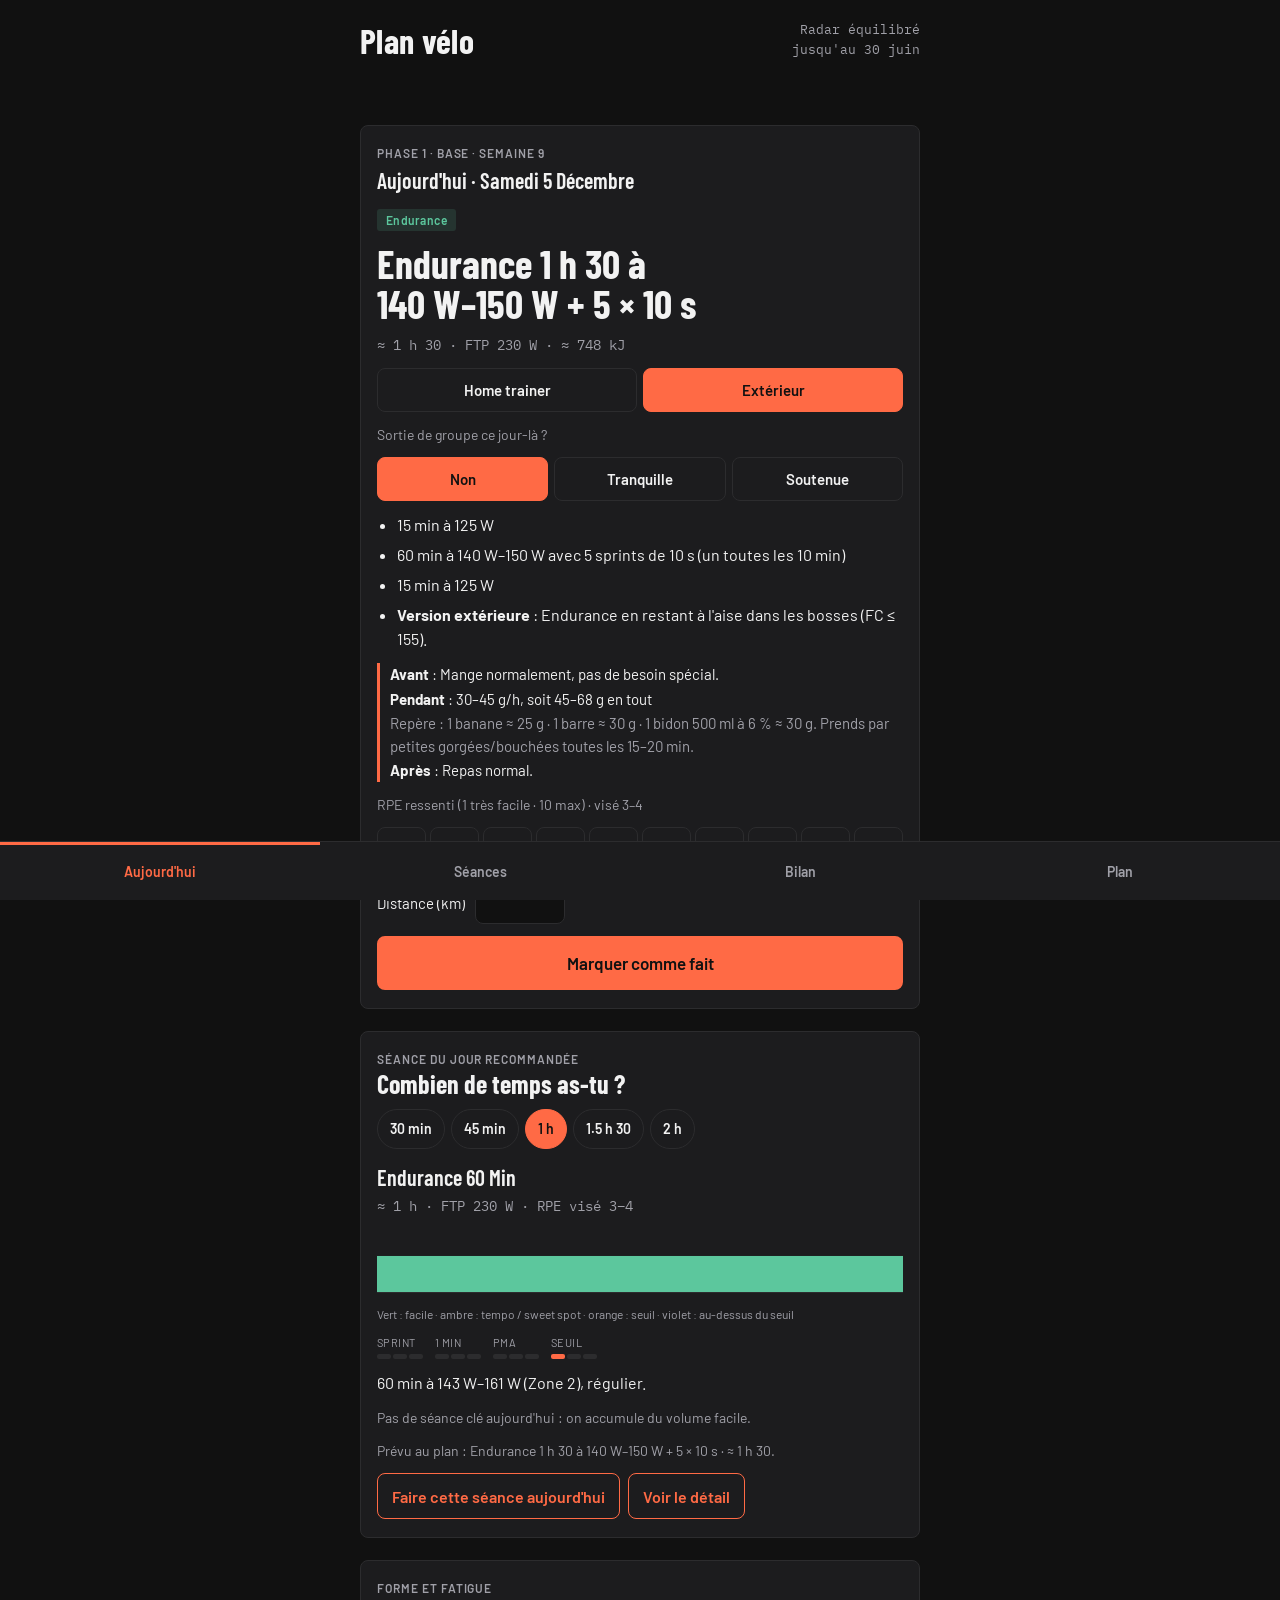
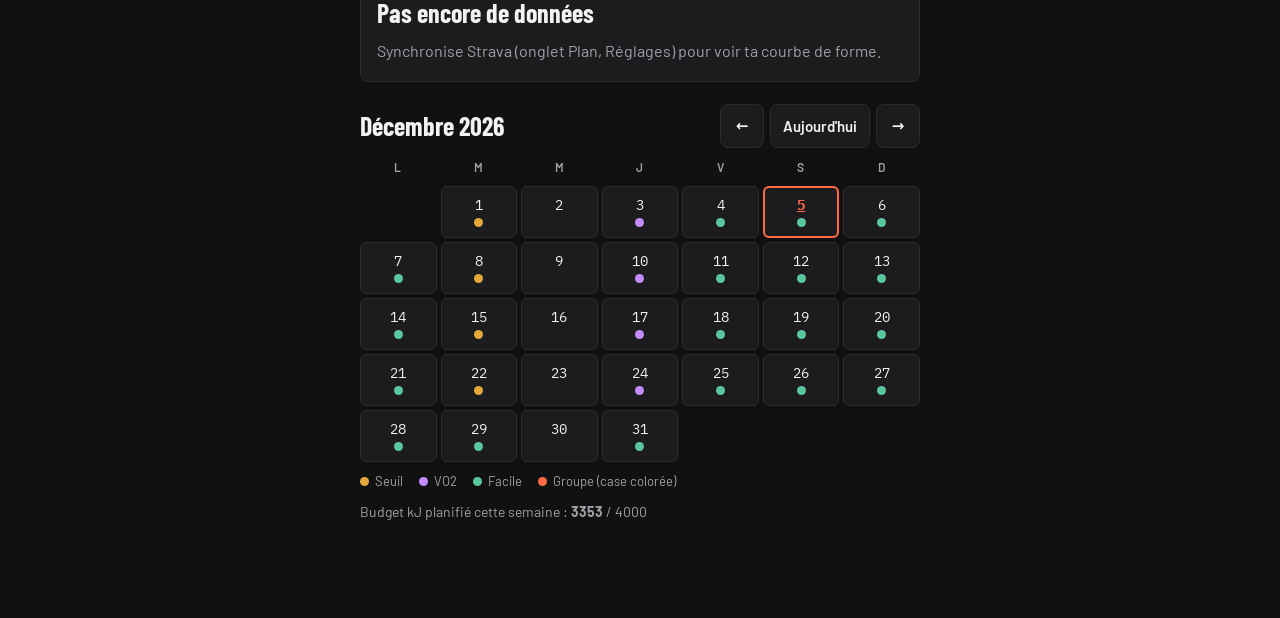
<file: index.html>
<!doctype html>
<html lang="fr">
<head>
<meta charset="utf-8">
<meta name="viewport" content="width=device-width, initial-scale=1, viewport-fit=cover">
<meta name="theme-color" content="#111111">
<meta name="apple-mobile-web-app-capable" content="yes">
<meta name="mobile-web-app-capable" content="yes">
<meta name="apple-mobile-web-app-title" content="Plan vélo">
<meta name="apple-mobile-web-app-status-bar-style" content="default">
<link rel="manifest" href="manifest.webmanifest">
<link rel="apple-touch-icon" href="icon-192.png">
<link rel="icon" type="image/png" href="icon-192.png">
<title>Plan vélo</title>
<link rel="stylesheet" href="https://fonts.googleapis.com/css2?family=Barlow:wght@400;500;600&family=Barlow+Condensed:wght@600;700&family=IBM+Plex+Mono:wght@500&display=swap">
<style>
:root { color-scheme: dark; }
*, *::before, *::after { box-sizing: border-box; }
[hidden] { display: none !important; }
/* Concept: l'écran s'ouvre sur la séance du jour en grand, un calendrier du mois en dessous. Intensité codée par trois couleurs (facile / seuil / VO2), un seul accent cobalt. */
:root {
  --bg: #111111;
  --surface: #1c1c1e;
  --fg: #f2f2f2;
  --muted: #a0a0a8;
  --line: #2c2c2e;
  --accent: #ff6a45;
  --on-accent: #111111;
  --easy: #5cc79d;
  --ss: #e3a93b;
  --vo2: #c58bff;
  --font-display: "Barlow Condensed", "Arial Narrow", system-ui, sans-serif;
  --font-body: "Barlow", system-ui, -apple-system, "Segoe UI", sans-serif;
  --font-mono: "IBM Plex Mono", ui-monospace, "SFMono-Regular", Menlo, monospace;
}
body {
  background: var(--bg);
  color: var(--fg);
  font-family: var(--font-body);
  font-size: 16px;
  line-height: 1.5;
  padding-inline: 16px;
  padding-block: 20px 56px;
}
.wrap { max-width: 560px; margin-inline: auto; display: flex; flex-direction: column; gap: 22px; }
h1, h2, h3 { font-family: var(--font-display); font-weight: 700; line-height: 1.05; text-wrap: balance; margin: 0; }
h1 { font-size: 34px; letter-spacing: 0.01em; }
h2 { font-size: 26px; }
p { margin: 0; max-width: 65ch; }
a { color: var(--accent); }
a:focus-visible, button:focus-visible, summary:focus-visible { outline: 2px solid var(--accent); outline-offset: 2px; }
.mono { font-family: var(--font-mono); font-size: 0.92em; white-space: nowrap; }
.muted { color: var(--muted); }
.eyebrow { font-size: 12px; letter-spacing: 0.08em; text-transform: uppercase; color: var(--muted); font-weight: 600; }
.top { display: flex; align-items: flex-end; justify-content: space-between; gap: 12px; }
.top .sub { font-family: var(--font-mono); font-size: 13px; color: var(--muted); text-align: right; }
.card { background: var(--surface); border: 1px solid var(--line); border-radius: 8px; padding: 18px 16px; display: flex; flex-direction: column; gap: 12px; scroll-margin-top: 12px; }
.card .when { display: flex; flex-direction: column; gap: 2px; }
.card .day { font-family: var(--font-display); font-size: 22px; font-weight: 600; text-transform: capitalize; }
.card .title { font-family: var(--font-display); font-size: 40px; font-weight: 700; line-height: 1; text-wrap: balance; }
.card .dur { font-family: var(--font-mono); font-size: 14px; color: var(--muted); }
.card ul { margin: 0; padding-left: 20px; display: flex; flex-direction: column; gap: 6px; }
.tag { display: inline-block; width: fit-content; font-size: 12px; font-weight: 600; letter-spacing: 0.04em; padding: 2px 9px; border-radius: 3px; }
.tag.easy { color: var(--easy); background: color-mix(in srgb, var(--easy) 14%, transparent); }
.tag.ss   { color: var(--ss);   background: color-mix(in srgb, var(--ss) 14%, transparent); }
.tag.vo2  { color: var(--vo2);  background: color-mix(in srgb, var(--vo2) 14%, transparent); }
.tag.off  { color: var(--muted); background: color-mix(in srgb, var(--muted) 14%, transparent); }
.donebtn { min-height: 54px; border-radius: 8px; border: 2px solid var(--accent); background: var(--accent); color: var(--on-accent); font: 600 17px var(--font-body); cursor: pointer; }
.donebtn.is-done { background: transparent; color: var(--accent); }
.week { font-size: 14px; color: var(--muted); }
details { border-top: 1px solid var(--line); padding: 10px 0 0; }
details > summary { cursor: pointer; font-weight: 600; font-size: 15px; padding: 6px 0; }
details p, details ul { margin-top: 8px; font-size: 15px; }
.cal { display: flex; flex-direction: column; gap: 10px; }
.calhead { display: flex; align-items: center; justify-content: space-between; gap: 8px; }
.calhead .month { font-family: var(--font-display); font-size: 26px; font-weight: 700; text-transform: capitalize; }
.nav { display: flex; gap: 6px; }
.nav button, .todaybtn { min-height: 44px; min-width: 44px; border-radius: 8px; border: 1px solid var(--line); background: var(--surface); color: var(--fg); font: 600 15px var(--font-body); cursor: pointer; padding-inline: 12px; }
.nav button:disabled { opacity: 0.35; cursor: default; }
.dows, .grid { display: grid; grid-template-columns: repeat(7, minmax(0, 1fr)); gap: 4px; }
.dows span { text-align: center; font-size: 12px; letter-spacing: 0.06em; text-transform: uppercase; color: var(--muted); font-weight: 600; }
.cell { min-height: 52px; border-radius: 6px; border: 1px solid var(--line); background: var(--surface); color: var(--fg); display: flex; flex-direction: column; align-items: center; justify-content: center; gap: 4px; padding: 4px 0; cursor: pointer; font-family: var(--font-body); position: relative; }
.cell .num { font-family: var(--font-mono); font-size: 14px; }
.cell .dot { width: 9px; height: 9px; border-radius: 50%; background: transparent; }
.cell .dot.easy { background: var(--easy); }
.cell .dot.ss { background: var(--ss); }
.cell .dot.vo2 { background: var(--vo2); }
.cell .chk { position: absolute; top: 2px; right: 4px; font-size: 11px; color: var(--accent); font-weight: 700; }
.cell.sel { outline: 2px solid var(--accent); outline-offset: -2px; }
.cell.today .num { color: var(--accent); font-weight: 700; text-decoration: underline; }
.cell.out { opacity: 0.3; cursor: default; }
.spacer { min-height: 52px; }
.legend { display: flex; flex-wrap: wrap; gap: 6px 16px; font-size: 13px; color: var(--muted); }
.legend span::before { content: ""; display: inline-block; width: 9px; height: 9px; border-radius: 50%; margin-right: 6px; background: var(--c); }
.more { display: flex; flex-direction: column; gap: 4px; }
.more h2 { margin-bottom: 6px; }
.scroll { overflow-x: auto; }
table { border-collapse: collapse; width: 100%; font-size: 15px; }
th, td { text-align: left; vertical-align: top; padding: 8px 10px 8px 0; border-top: 1px solid var(--line); }
th { font-size: 12px; letter-spacing: 0.08em; text-transform: uppercase; color: var(--muted); font-weight: 600; border-top: 0; border-bottom: 1px solid var(--fg); }
ul.plain { margin: 8px 0 0; padding-left: 20px; display: flex; flex-direction: column; gap: 8px; }
.plist { list-style: none; padding: 0; margin: 8px 0 0; display: flex; flex-direction: column; }
.plist li { display: flex; flex-direction: column; gap: 2px; padding: 10px 0; border-top: 1px solid var(--line); font-size: 15px; }
.plist .w { font-family: var(--font-mono); font-size: 12px; color: var(--muted); }
.plist .n { font-family: var(--font-display); font-size: 20px; font-weight: 700; }
footer { font-size: 14px; color: var(--muted); }
body {
  margin: 0;
  padding-top: max(20px, env(safe-area-inset-top));
  padding-bottom: max(56px, calc(env(safe-area-inset-bottom) + 32px));
  padding-left: max(16px, env(safe-area-inset-left));
  padding-right: max(16px, env(safe-area-inset-right));
  -webkit-text-size-adjust: 100%;
}
button { -webkit-tap-highlight-color: transparent; }
.seg{display:flex;gap:6px}
.seg button{flex:1;min-height:44px;border-radius:8px;border:1px solid var(--line);background:var(--surface);color:var(--fg);font:600 15px var(--font-body);cursor:pointer}
.seg button.on{border-color:var(--accent);background:var(--accent);color:var(--on-accent)}
.card ul ul{margin-top:4px;font-size:15px}
.carb{border-left:3px solid var(--accent);padding-left:10px;font-size:15px;display:flex;flex-direction:column;gap:2px}
.kmrow{display:flex;align-items:center;gap:10px;font-size:15px}
.kmrow input,.fld input,.fld select,textarea{font:16px var(--font-body);color:var(--fg);background:var(--bg);border:1px solid var(--line);border-radius:8px;padding:10px;min-width:0}
.kmrow input{width:90px}
.fld{display:flex;flex-direction:column;gap:4px;margin-top:10px;font-size:14px;color:var(--muted)}
textarea{width:100%;min-height:150px;resize:vertical}
.btn2{min-height:46px;border-radius:8px;border:1px solid var(--accent);background:transparent;color:var(--accent);font:600 16px var(--font-body);cursor:pointer;padding-inline:14px;margin-top:10px}
.banner{border:1px solid var(--ss);color:var(--ss);border-radius:8px;padding:10px 12px;font-size:15px}
.trend-title{font-family:var(--font-display);font-size:20px;font-weight:700;margin:16px 0 6px}.trend-note{font-size:12px;color:var(--muted);margin-bottom:6px}
.bar{height:8px;border-radius:4px;background:var(--line);overflow:hidden;margin-top:8px}.bar i{display:block;height:100%;background:var(--easy)}
.tag.grp{color:var(--accent);background:color-mix(in srgb,var(--accent) 14%,transparent)}
.cell .dot.grp{background:var(--accent)}
.cell.g-easy{background:color-mix(in srgb,var(--accent) 18%,var(--surface));border-color:var(--accent)}
.cell.g-hard{background:var(--accent);color:var(--on-accent);border-color:var(--accent)}.cell.g-hard .num,.cell.g-hard .chk{color:var(--on-accent)}.cell.g-hard .dot{background:var(--on-accent)}
.rpe{display:flex;gap:4px}.rpe button{flex:1;min-width:0;min-height:44px;border-radius:8px;border:1px solid var(--line);background:var(--surface);color:var(--fg);font:600 15px var(--font-mono);cursor:pointer;padding:0}.rpe button.on{border-color:var(--accent);background:var(--accent);color:var(--on-accent)}
.cell.adj{border:2px dashed var(--accent)}
.tag.hill{color:var(--ss);background:color-mix(in srgb,var(--ss) 14%,transparent)}
.page{display:flex;flex-direction:column;gap:22px}
[id^="wxslot"]{display:flex;flex-direction:column;gap:22px}
.tabbar{position:fixed;left:0;right:0;bottom:0;z-index:10;display:flex;background:var(--surface);border-top:1px solid var(--line);padding-bottom:env(safe-area-inset-bottom)}
.tabbar button{flex:1;min-height:58px;background:transparent;border:0;color:var(--muted);font:600 14px var(--font-body);cursor:pointer}
.tabbar button.on{color:var(--accent);box-shadow:inset 0 3px 0 var(--accent)}
body{padding-bottom:max(96px,calc(env(safe-area-inset-bottom) + 80px))}
</style>
</head>
<body>
<div class="wrap">
<div class="top">
  <h1>Plan vélo</h1>
  <span class="sub" id="sub">Radar équilibré<br>jusqu'au 30 juin</span>
</div>
<div class="page" data-page="today">
<div id="waxban"></div>
<section id="today" class="card" aria-live="polite"></section>
<div id="wxslot-daily"></div>
<section class="cal" aria-label="Calendrier">
  <div class="calhead">
    <span class="month" id="monthLabel"></span>
    <div class="nav">
      <button id="prev" aria-label="Mois précédent">←</button>
      <button id="todaybtn" class="todaybtn">Aujourd'hui</button>
      <button id="next" aria-label="Mois suivant">→</button>
    </div>
  </div>
  <div class="dows" aria-hidden="true"><span>L</span><span>M</span><span>M</span><span>J</span><span>V</span><span>S</span><span>D</span></div>
  <div class="grid" id="grid"></div>
  <div class="legend"><span style="--c: var(--ss)">Seuil</span><span style="--c: var(--vo2)">VO2</span><span style="--c: var(--easy)">Facile</span><span style="--c: var(--accent)">Groupe (case colorée)</span></div>
  <div class="muted" id="kjweek" style="font-size:14px"></div>
</section>
</div>
<div class="page" data-page="seances" hidden>
<div id="wxslot-lib"></div>
</div>
<div class="page" data-page="bilan" hidden>
<section class="card" id="adaptiveCoach" aria-live="polite" aria-label="Coach adaptatif"></section>
<section class="more">
  <details id="crd"><summary>Compte rendu de la semaine</summary><div id="cr"></div></details>
</section>
<div id="wxslot-4dp"></div>
<section class="card" id="activityPanel" aria-label="Analyse des activités">
  <div class="when"><span class="eyebrow">Données réelles</span><h2>Activités & charge</h2></div>
  <div id="activityStats" class="muted">Aucune activité importée pour le moment.</div>
  <div id="activityTable"></div>
  <button class="btn2" id="exportActivities">Exporter les activités (JSON)</button>
  <p class="muted" style="font-size:12px">Les totaux proviennent des activités Strava importées. La puissance normalisée, le TSS et les indicateurs de fatigue ne sont pas estimés lorsqu'ils ne sont pas disponibles.</p>
</section>
<details id="actualLoadDetails" class="more">
  <summary>Charge réelle · 8 semaines</summary>
  <p class="trend-note" style="margin-top:8px">Durée et kJ importés de Strava ; watts et FC moyens pondérés par le temps lorsqu’ils sont disponibles.</p>
  <div id="activityTrend"></div>
</details>
</div>
<div class="page" data-page="plan" hidden>
<section class="more">
  <h2>Plan et réglages</h2>
  <details><summary>Réglages (FTP, PMA, ajustements de Claude)</summary><div id="set"></div></details>
  <details><summary>Chaîne : rappel de cire</summary><div id="wax"></div></details>
  <details>
    <summary>Les cinq phases</summary>
    <ol class="plist">
      <li><span class="w">5 oct. → 15 nov.</span><span class="n">1 · Seuil + PMA</span><span>Seuil en blocs de 5 à 8 min le mardi, PMA (3 à 4 min) le jeudi, un peu de sprint le vendredi, pour équilibrer le radar. Semaine allégée avant le stage.</span></li>
      <li><span class="w">16 nov. → 3 janv.</span><span class="n">2 · Stage, minimum vital</span><span>Deux séances clés courtes, ou une seule si le stage est chargé. Semaines de Noël libres.</span></li>
      <li><span class="w">4 janv. → 28 févr.</span><span class="n">3 · Construction</span><span>Seuil le mardi (progression du palier selon ton RPE), VO2 le jeudi.</span></li>
      <li><span class="w">1 mars → 25 avr.</span><span class="n">4 · Spécifique</span><span>Blocs proches du seuil, durée évolutive selon tes retours, côtes de 6 à 8 min le samedi.</span></li>
      <li><span class="w">26 avr. → 20 juin</span><span class="n">5 · Objectif</span><span>Blocs à ton FTP du moment, puis affûtage la dernière semaine.</span></li>
    </ol>
  </details>
  <details>
    <summary>Règles du plan</summary>
    <p style="margin-top:8px"><b>Sorties de groupe</b></p>
    <ul class="plain">
      <li>Elle remplace la sortie du vendredi, du samedi ou du dimanche, selon le jour où elle tombe.</li>
      <li>Si tu es resté à l'aise, elle compte comme une sortie facile.</li>
      <li>Si ça a roulé fort et que tu as dû forcer, elle compte comme une séance clé. La séance clé des 48 h suivantes devient alors une sortie facile de 45 min.</li>
      <li>Si elle tombe un mardi ou un jeudi, tu fais le groupe et tu sautes la séance, sans la rattraper.</li>
    </ul>
    <p style="margin-top:12px"><b>Pour ne pas te dégoûter</b></p>
    <ul class="plain">
      <li>Séances et charge évolutives : on n'augmente que quand c'est sûr, et on en discute ensemble.</li>
      <li>Une sortie libre par semaine, sans objectif de watts.</li>
      <li>Mardi et jeudi s'échangent. Une séance ratée ne se rattrape pas.</li>
      <li>Deux séances ratées de suite : la semaine suivante est allégée.</li>
      <li>Une semaine allégée toutes les 4 semaines.</li>
      <li>Pas de test de FTP.</li>
    </ul>
  </details>
</section>
</div>
</div>
<nav class="tabbar" aria-label="Menu">
  <button data-tab="today" class="on">Aujourd'hui</button>
  <button data-tab="seances">Séances</button>
  <button data-tab="bilan">Bilan</button>
  <button data-tab="plan">Plan</button>
</nav>
<script>
"use strict";
const $=s=>document.querySelector(s);
const esc=s=>String(s==null?"":s).replace(/[&<>"']/g,c=>({"&":"&amp;","<":"&lt;",">":"&gt;",'"':"&quot;","'":"&#39;"}[c]));
const mk=(y,m,d)=>new Date(y,m,d);
const iso=d=>d.getFullYear()+"-"+String(d.getMonth()+1).padStart(2,"0")+"-"+String(d.getDate()).padStart(2,"0");
const parse=s=>{const a=s.split("-").map(Number);return mk(a[0],a[1]-1,a[2])};
const addD=(d,n)=>mk(d.getFullYear(),d.getMonth(),d.getDate()+n);
const START=mk(2026,9,5),END=mk(2027,5,30);
const JF=["dimanche","lundi","mardi","mercredi","jeudi","vendredi","samedi"];
const MF=["janvier","février","mars","avril","mai","juin","juillet","août","septembre","octobre","novembre","décembre"];
const DK=["lun","mar","mer","jeu","ven","sam","dim"],DL=["Lundi","Mardi","Mercredi","Jeudi","Vendredi","Samedi","Dimanche"];
const weekIdx=d=>Math.floor(Math.round((mk(d.getFullYear(),d.getMonth(),d.getDate())-START)/864e5)/7);
const monday=d=>addD(d,-((d.getDay()+6)%7));
function phaseOf(w){if(w<=5)return{p:1,i:w,n:"Phase 1 · Base"};if(w<=10)return{p:2,i:w-6,n:"Phase 2 · Stage"};if(w<=12)return{p:"F",i:w-11,n:"Fêtes"};if(w<=20)return{p:3,i:w-13,n:"Phase 3 · Seuil"};if(w<=28)return{p:4,i:w-21,n:"Phase 4 · Spécifique"};return{p:5,i:w-29,n:"Phase 5 · Affûtage"}}
const S={ftpHT:220,ftpExt:230,pma:240,waxType:"immersion",waxKm:300,kjBudget:4000,seuilStage:0,seuilStageFrom:"2026-11-30",wax:null,days:{},over:{},reports:{},db:null,tab:"seance",sel:iso(new Date()),mode:null,month:null};
// ---- reprise après maladie : semaine du 16 nov allégée, aucune séance à fond (ajustement par défaut, ne clobber pas si déjà modifié localement)
const SICK_OVER={
 "2026-11-17":{spec:{kind:"ss",title:"Seuil léger (reprise)",main:["3 × 5 min à {85%} — récup 3 min à {55%}"],warm:"th",dur:30,hard:true,note:"Reprise après maladie : réduit en volume et en intensité, pas à fond."}},
 "2026-11-19":{spec:{kind:"vo2",title:"VO2 léger (reprise)",main:["3 × 2 min à {120%} — récup 3 min à {55%}"],warm:"vo2",dur:40,hard:true,note:"Reprise après maladie : volume réduit."}},
 "2026-11-20":{spec:{kind:"easy",title:"Facile 30 min",main:["30 min à {50%}–{60%}, jambes souples."],warm:"easy",dur:30,hard:false,note:"Reprise après maladie."}},
 "2026-11-21":{spec:{kind:"endu",title:"Sortie tranquille",main:["75 min à {60%}–{68%}, sans forcer."],warm:"easy",dur:75,hard:false,note:"Reprise après maladie : si la forme n'est pas là, écourte."}},
 "2026-11-22":{spec:{kind:"endu",title:"Endurance réduite",main:["90 min à {62%}–{68%} (Zone 2), régulier."],warm:"easy",dur:90,hard:false,note:"Reprise après maladie."}}
};
// ---- db
const q={};
function put(path,data){if(!S.db)return Promise.resolve();
 q[path]=(q[path]||Promise.resolve()).then(async()=>{const r=S.db.doc(path);const s=await r.get();if(s.exists)await r.update(data);else await r.set(data)}).catch(e=>{console.warn("db",e);flash("Sauvegarde impossible")});return q[path]}
function flash(t){const b=$("#nodb");b.textContent=t;b.classList.remove("hide");setTimeout(()=>{if(S.db)b.classList.add("hide")},3000)}
function merge(o,p){return Object.assign(o,p)}
// ---- tokens
const W=(f,p)=>Math.round(f*p/100),W5=(f,p)=>Math.round(f*p/500)*5;
function ex(s,f){return esc(s).replace(/\{~(\d+)%\}/g,(m,p)=>W5(f,+p)+" W").replace(/\{(\d+)%\}/g,(m,p)=>W(f,+p)+" W").replace(/\{P(\d+)%\}/g,(m,p)=>W5(S.pma*f/S.ftpExt,+p)+" W")}
// ---- estimation kJ planifiés (puissance moyenne des cibles du bloc principal x durée totale de la séance ; approximatif, ignore l'échauffement/retour au calme réels)
function pctAvg(main){const nums=[];(main||[]).forEach(m=>{const re=/\{~?P?(\d+)%\}/g;let mm;while((mm=re.exec(m[1])))nums.push(+mm[1])});return nums.length?nums.reduce((a,b)=>a+b,0)/nums.length:0}
function estKJ(p,ftp){if(!p||!p.dur||p.kind==="rest"||p.kind==="free")return 0;const pct=pctAvg(p.main);if(!pct)return 0;const w=ftp*pct/100;return Math.round(w*p.dur*60/1000)}
function weekKJ(d,ftp){const mon=monday(d);let t=0;for(let i=0;i<7;i++){const dt=addD(mon,i);if(dt<START||dt>END)continue;t+=estKJ(plan(dt),ftp)}return t}
// ---- warm / cool
const WARM={
 vo2:{min:16,steps:[["0:00","5 min facile à {~50%} → {~59%}"],["5:00","5 min progressif {~64%} → {~77%}"],["10:00","3 × 20 s accélérations à {~114%}, {~127%}, {~141%} (une par cycle), récup 1 min 40 à {~55%}"]],note:"Sors du mode ERG pour les accélérations (ou lance-les à la main).",cool:[10,"10 min à {~50%}–{~55%}, souple"]},
 th:{min:10,steps:[["0:00","3 min à {~55%}"],["3:00","4 min à {~68%}"],["7:00","3 min à {~77%}"]],cool:[5,"5 min à {~50%}–{~55%}"]},
 easy:{min:0,steps:[["0:00","Démarre souple : 10 premières min ≤ {~55%}"]],cool:[0,""]},
 none:{min:0,steps:[],cool:[0,""]}};
// ---- main builders
const sb=(n,m,p,r)=>[n*m+(n-1)*r,`${n} × ${m} min à {${p}%} — récup ${r} min à {55%}`];
const v2=(n,m,p)=>sb(n,m,p,m<=2?3:m<=3?3:4);
const v1=(n,p)=>[n*1+(n-1)*2,`${n} × 1 min à {${p}%} — récup 2 min à {55%}`];
const pm=(n,m,p,r)=>[n*m+(n-1)*r,`${n} × ${m} min à {P${p}%} — récup ${r} min à {55%}`];
const r3=(s,r)=>[Math.round(s*r*.75+(s-1)*5),`${s} × (${r} × 30 s à {125%} / 15 s à {50%}) — 5 min à {55%} entre séries`];
const blk=(a,p,r)=>[a.reduce((x,y)=>x+y,0)+(a.length-1)*r,`${a.join(" + ")} min à {${p}%} — récup ${r} min à {55%} entre blocs`];
const SO={
 ss:"Route plate ou longue montée douce (3–5 %). Vise la moyenne du bloc à ±5 % (±10 W), pas la valeur instantanée. Descente/plat = récup.",
 vo2:"Montée de 3–5 % de 2–4 min ou ligne droite vent de face. Récup en roue libre ou très facile en descente/demi-tour.",
 r3:"Faux plat montant 2–4 %, sans virage. Regarde la puissance moyenne de la série : ça compte plus que chaque pic."};
const T={sem:"Semaine de stage : séance en home trainer après 17h30. Si une seule séance clé est possible, garde celle-ci."};
function mkKey(kind,title,main,warm,note,so){const dur=Math.round((WARM[warm].min+main.reduce((a,m)=>a+m[0],0)+WARM[warm].cool[0])/5)*5;return{kind,title,main,warm,dur,note:note||"",so:so||"",hard:true,mode:"ht"}}
function key(w,dow){const{p,i}=phaseOf(w);const tue=dow===2;let light=false;
 if(p===1){light=i===5;
  if(tue){const t=[sb(4,8,90,3),sb(4,8,90,3),sb(4,8,95,3),sb(5,6,97,3),sb(6,5,100,3),sb(3,8,90,3)][i];return mkKey("ss",i<2?"Sweet spot":"Seuil",[t],"th",light?"Semaine allégée avant le stage.":"",SO.ss)}
  const th=[v2(6,2,110),v2(8,2,110),pm(5,3,95,3),pm(4,4,95,4),[34,"3 × (8 × 30 s à {P100%} / 30 s à {50%}) — 5 min à {55%} entre séries"],pm(4,3,92,3)][i];
  const tt=["VO2 · 2 min","VO2 · 2 min","PMA · 3 min","PMA · 4 min","PMA · 30/30","PMA · 3 min"][i];
  return mkKey("vo2",tt,[th],"vo2",i===5?"Semaine allégée avant le stage.":"",i===4?SO.r3:SO.vo2)}
 if(p===2){return tue?mkKey("ss","Seuil",[[sb(3,8,95,3),sb(5,5,100,3),sb(4,6,100,3),sb(3,8,98,3),sb(4,8,95,3)][i]],"th",T.sem,SO.ss):mkKey("vo2","PMA",[[pm(4,3,95,3),pm(5,3,95,3),pm(3,3,95,3),pm(4,4,93,4),pm(5,3,97,3)][i]],"vo2",T.sem,SO.vo2)}
 if(p===3){light=i===3||i===7;
  if(tue){const t=light?sb(3,8,90,3):sb(2,15,97,4);return mkKey("ss",light?"Sweet spot":"Seuil",[t],"th",light?"Semaine allégée.":"",SO.ss)}
  const l=[[pm(5,3,97,3),"PMA · 3 min"],[[34,"3 × (8 × 30 s à {P100%} / 30 s à {50%}) — 5 min à {55%} entre séries"],"PMA · 30/30"],[pm(4,4,97,4),"PMA · 4 min"],[v1(5,120),"VO2 court"],[pm(6,3,97,3),"PMA · 3 min"],[[34,"3 × (8 × 30 s à {P102%} / 30 s à {50%}) — 5 min à {55%} entre séries"],"PMA · 30/30"],[pm(5,4,97,4),"PMA · 4 min"],[v1(5,120),"VO2 court"]][i];
  return mkKey(l[1].includes("30/30")?"vo2":"vo2",l[1],[l[0]],"vo2","",l[1].includes("30/30")?SO.r3:SO.vo2)}
 if(p===4){light=i===3||i===7;
  if(tue){const t=[sb(4,8,100,3),sb(5,6,102,3),sb(5,8,100,3),sb(3,8,90,3),sb(5,8,100,3),sb(6,6,102,3),sb(4,8,102,3),sb(3,8,90,3)][i];return mkKey("ss",i===3||i===7?"Sweet spot":"Seuil",[t],"th",light?"Semaine allégée.":"",SO.ss)}
  const t=[pm(4,4,97,4),pm(5,4,95,4),pm(5,4,97,4),v1(5,120),pm(5,4,98,4),pm(6,4,95,4),pm(5,4,100,4),v1(5,120)][i];return mkKey("vo2",i===3||i===7?"VO2 court":"PMA · 4 min",[t],"vo2","",SO.vo2)}
 if(p===5){light=i===3||i===7;
  if(tue){const t=i===3?sb(3,8,90,3):i===7?sb(3,6,98,3):sb(4,8,102,3);return mkKey("ss",i===7?"Seuil · affûtage":"Seuil",[t],"th",i===7?"Dernier effort de qualité avant l'objectif : reste frais.":"",SO.ss)}
  const t=[pm(4,4,98,4),pm(4,4,98,4),pm(5,4,98,4),v1(5,120),pm(5,4,100,4),pm(5,4,100,4),pm(4,4,98,4),pm(3,3,95,3)][i];
  return mkKey("vo2",i===3?"VO2 court":"PMA",[t],"vo2","",SO.vo2)}
}
function easyD(title,dur,txt,kind,hard,note,so,ht){return{kind:kind||"easy",title,dur,main:[[dur,txt]],warm:"easy",note:note||"",so:so||"",hard:!!hard,mode:"ext",ht:ht||null}}
function base(d){const w=weekIdx(d),dow=d.getDay();
 if(d<START||d>END)return{kind:"free",title:"Hors plan",dur:0,main:[],warm:"none",note:"",so:"",hard:false,mode:"ext"};
 const{p,i}=phaseOf(w);
 if(p==="F"&&dow!==1&&dow!==3&&dow!==5)return{kind:"free",title:"Fêtes · sortie plaisir",dur:90,main:[[90,"Sortie libre à l'envie, ≤ {75%}. Si tu as envie d'une séance : 4 × 8 min à {90%}, récup 3 min."]],warm:"easy",note:"2 semaines pour souffler. Ne cherche pas la perf.",so:"",hard:false,mode:"ext"};
 if(dow===1)return easyD("Sortie tranquille 45 min",45,"45 min à {50%}–{60%} FTP (RPE 1–2), jambes souples, cadence libre.","easy",false,"Sortie tranquille : aucune obligation, écourte ou repose-toi si tu es fatigué.","Rien de spécial : roule tranquille, relief faible.");
 if(dow===3)return{kind:"rest",title:"Pas de vélo",dur:0,main:[],warm:"none",note:"Jour de récupération complet.",so:"",hard:false,mode:"ext"};
 if(dow===2||dow===4){const k=key(w,dow);return k}
 if(dow===5)return easyD("Sortie tranquille 45 min",45,"45 min à {50%}–{60%} FTP (RPE 1–2), jambes souples, cadence libre.","easy",false,"Sortie tranquille : aucune obligation, écourte ou repose-toi si tu es fatigué.","Rien de spécial : roule tranquille, relief faible.");
 const light=(p===3||p===4||p===5)&&(i===3||i===7);
 if(dow===6){let dur,txt,hard=false,ht;
  if(p===1||p===2){dur=105;txt="Sortie vallonnée. Dans les côtes ≤ {90%}, plat et descente tranquilles à {62%}–{70%}.";ht={dur:75,m:[[75,"5 × 6 min à {93%}, récup 3 min à {55%}"]]}}
  else if(light){dur=90;txt="Sortie tranquille, relief libre, ≤ {80%}.";}
  else if(p===3){dur=120;hard=i%2===1;txt=hard?"Sortie vallonnée, côtes libres. Une côte à fond de 5–8 min (effort maximal tenable).":"Sortie vallonnée, côtes libres au feeling, ≤ {95%}.";ht={dur:75,m:[[75,"5 × 6 min à {92%}, récup 3 min à {55%}"]]}}
  else if(p===4){dur=135;hard=true;txt="Sortie vallonnée : 3 côtes de 6–8 min à {92%}, le reste tranquille.";ht={dur:80,m:[[80,"3 × 8 min à {92%}, récup 4 min à {55%}"]]}}
  else{dur=i===7?90:135;hard=i!==7;txt=i===7?"Optionnel : 2 × 6 min à {105%} sur une belle côte, sinon tranquille.":(i%2===1?"Sortie vallonnée avec 3 côtes de 6–8 min à {100%}, récup en descente.":"Sortie vallonnée, côtes libres au feeling, ≤ {95%}.");ht={dur:80,m:[[80,"3 × 8 min à {100%}, récup 4 min à {55%}"]]}}
  return easyD("Sortie vallonnée",dur,txt,hard?"hill":"endu",hard,"",
   "Profite de ton terrain en Suisse Normande : relief libre, regarde la puissance moyenne dans les côtes plutôt que les pics.",ht)}
 if(dow===0){const dur=(p===1||p===2)?120:light?90:150;
  return easyD("Endurance",dur,`${dur>=120?Math.floor(dur/60)+" h"+(dur%60?" "+dur%60:""):dur+" min"} à {62%}–{70%} (Zone 2), régulier. FC 130–150 indicative : pilote aux watts.`,"endu",false,"Si tu es sous 135 W en trainer, remonte un peu : vise 135–155 W.","Reste en zone 2 même dans les petites bosses ; relance en douceur.",{dur:Math.min(dur,90),m:[[Math.min(dur,90),"90 min découpées en blocs de 10 min pour ne pas t'ennuyer.\nDans chaque bloc : Zone 2 à {62%}–{70%}, et à la 8e minute un petit sursaut de 20 s à {~115%}, puis retour tout de suite en Zone 2. Toutes les 30 min : 2 min de cadence haute (100–110 rpm) toujours en Zone 2. Pas besoin de dépasser 90 min."]]})}
 return null}
function plan0(d){const k=iso(d),b=base(d),o=S.over[k];
 if(o&&o.spec){const sp=o.spec;const kind=sp.kind||"custom";const warm=WARM[sp.warm]?sp.warm:(kind==="vo2"||kind==="short"?"vo2":(kind==="ss"||kind==="ou")?"th":"none");
  const main=(sp.main||[]).map(s=>[0,String(s)]);
  return{kind:["ss","vo2","short","ou","easy","rest","free","endu","hill"].includes(kind)?kind:"free",title:sp.title||b.title,dur:+sp.dur||0,main,warm,note:sp.note||"",so:sp.so||b.so||"",hard:!!sp.hard,mode:b.mode,over:o.reason||"Modifié par Claude",ovr:true}}
 return b}
S.grp=(function(){try{return JSON.parse(localStorage.getItem("plan4wkg-grp"))||{}}catch(e){return {}}})();
function plan(d){const k=iso(d),g=S.grp[k];
 if(d<START||d>END)return plan0(d);
 const b=base(d),keyDay=["ss","vo2","short","ou"].includes(b.kind);
 if(g){const hard=g==="hard";const m=[[0,hard?"Compte comme une séance clé.":"Compte comme une sortie facile."]];
  if(hard)m.push([0,"La prochaine séance clé dans les 48 h devient une sortie facile de 45 min."]);
  if(keyDay)m.push([0,"Séance du jour sautée, sans rattrapage."]);
  return{kind:"group",title:hard?"Sortie de groupe soutenue":"Sortie de groupe tranquille",dur:120,main:m,warm:"none",note:"",so:"",hard:hard,mode:"ext",adj:true}}
 let p=plan0(d);
 if(["ss","vo2","short","ou"].includes(p.kind)){for(let i=1;i<=2;i++){if(S.grp[iso(addD(d,-i))]==="hard"){
   return{kind:"easy",title:"Facile 45 min",dur:45,main:[[45,"45 min à {50%}–{60%}, jambes souples."]],warm:"easy",note:"Sortie de groupe soutenue il y a moins de 48 h : séance clé remplacée. Si les jambes sont vraiment bonnes, tu peux la faire quand même.",so:"Rien de spécial : roule tranquille.",hard:false,mode:"ext",ovr:true,over:"sortie de groupe soutenue récemment",adj:true}}}}
 if(!p.ovr&&p.kind==="ss")p=seuilProgression(p,d);
 return p}
// ---- profil sprinteur/explosif : on reconstruit d'abord le seuil 1 (tempo/sweet spot) avant de remonter vers le seuil 2 (seuil pur).
// La PMA/VO2 ne change pas (déjà travaillée haut, profil explosif). Progression très lente, par paliers de 2 semaines à partir du 30 nov 2026.
// n = nb de blocs, m = durée du bloc (min), r = récup (min) : la durée des blocs s'allonge en même temps que l'intensité monte.
// Progression PILOTÉE À LA MAIN par Claude via S.seuilStage (réglages), sur la base de ton bilan hebdo — pas sur le calendrier.
const SEUIL_TABLE=[
 // Phase A : puissance fixe à 85% (sweet spot), seule la durée du bloc monte, très lentement.
 {pct:85,n:3,m:8,r:3,lbl:"SS 85% · 8 min"},
 {pct:85,n:3,m:9,r:3,lbl:"SS 85% · 9 min"},
 {pct:85,n:3,m:10,r:3,lbl:"SS 85% · 10 min"},
 {pct:85,n:3,m:11,r:3,lbl:"SS 85% · 11 min"},
 {pct:85,n:3,m:12,r:3,lbl:"SS 85% · 12 min"},
 {pct:85,n:3,m:13,r:3,lbl:"SS 85% · 13 min"},
 {pct:85,n:3,m:14,r:3,lbl:"SS 85% · 14 min"},
 {pct:85,n:3,m:15,r:3,lbl:"SS 85% · 15 min"},
 // Phase B : durée stabilisée à 15 min (ou 2 blocs un peu plus longs), c'est la puissance qui monte maintenant.
 {pct:88,n:3,m:15,r:3,lbl:"SS 88% · 15 min"},
 {pct:91,n:3,m:15,r:4,lbl:"SS 91% · 15 min"},
 {pct:94,n:2,m:15,r:4,lbl:"Seuil 94% · 15 min"},
 {pct:97,n:2,m:15,r:4,lbl:"Seuil 97% · 15 min"}
]; // au-delà : retour aux valeurs normales du plan (seuil plein, déjà codées plus haut)
// On démarre déjà à 85% / 8 min (confortable), on allonge d'abord la durée jusqu'à 15 min, puis seulement là on monte la puissance.
function seuilProgression(p,d){
 const st=+S.seuilStage||0;
 if(iso(d)<(S.seuilStageFrom||"2026-11-30"))return p;
 if(st>=SEUIL_TABLE.length)return p; // palier terminé, le plan normal reprend tel quel
 const{pct,n,m,r,lbl}=SEUIL_TABLE[st];
 const[dur,txt]=sb(n,m,pct,r);
 return{...p,main:[[dur,txt]],dur,title:lbl,note:(p.note?p.note+" · ":"")+`Progression ciblée seuil 1 → seuil 2 : palier "${lbl}" (${pct}% FTP, ${n}×${m} min) — niveau ${st+1}/${SEUIL_TABLE.length}.`};
}
// ---- carbs
function carbs(p){const d=p.dur;if(!d||p.kind==="rest")return null;const h=d/60;let lo,hi,txt;
 if(p.hard){if(d<45){lo=hi=0}else if(d<75){lo=hi=30/h}else if(d<120){lo=30;hi=45}else if(d<150){lo=45;hi=60}else{lo=60;hi=90}}
 else{if(d<60){lo=hi=0}else if(d<150){lo=30;hi=45}else{lo=45;hi=60}}
 const tl=Math.round(lo*h),th=Math.round(hi*h);
 const during=hi===0?"Rien nécessaire, de l'eau suffit.":(d<75&&p.hard?`≈ 30 g en tout (1 banane ou 1 bidon à 6 %)`:`${lo}–${hi} g/h, soit ${tl}–${th} g en tout`);
 const u=hi?`Repère : 1 banane ≈ 25 g · 1 barre ≈ 30 g · 1 bidon 500 ml à 6 % ≈ 30 g. Prends par petites gorgées/bouchées toutes les 15–20 min.`:"";
 const before=p.hard?"Repas riche en glucides 2–3 h avant. Ne fais pas de séance clé à jeun.":(d>=120?"Repas glucidique 2–3 h avant ou petit encas 1 h avant.":"Mange normalement, pas de besoin spécial.");
 const after=(p.hard||d>=120)?"Dans l'heure : glucides + protéines (ex. yaourt + banane + pain).":"Repas normal.";
 return{during,u,before,after,tl,th}}
// ---- wax
const WAX={immersion:{n:"Chaîne en bain de cire (immersion)",km:300},drip:{n:"Cire à goutter",km:150}};
function waxState(){const w=S.wax;if(!w||!w.setAt)return null;let km=+w.baseKm||0;Object.keys(S.days).forEach(k=>{if(k>w.setAt&&S.days[k]&&S.days[k].km)km+=+S.days[k].km||0});return{km:Math.round(km),date:w.setAt}}

// ---------- UI (version simple, stockage local)
const dmode=d=>[0,2,4].includes(d.getDay())?"ht":"ext";
function hm(m){return m>=60?Math.floor(m/60)+" h"+(m%60?" "+String(m%60).padStart(2,"0"):""):m+" min"}
const LS={get(k,d){try{const r=localStorage.getItem(k);return r?JSON.parse(r):d}catch(e){return d}},set(k,v){try{localStorage.setItem(k,JSON.stringify(v))}catch(e){}}};
let DONE=LS.get("plan4wkg-done",{}),KM=LS.get("plan4wkg-km",{}),RPE=LS.get("plan4wkg-rpe",{});
{const st=LS.get("plan4wkg-set",{});["ftpHT","ftpExt","pma","waxKm","kjBudget"].forEach(k=>{if(+st[k]>0)S[k]=+st[k]});if(st.seuilStage!=null)S.seuilStage=+st.seuilStage||0;if(/^\d{4}-\d\d-\d\d$/.test(st.seuilStageFrom||""))S.seuilStageFrom=st.seuilStageFrom;if(WAX[st.waxType])S.waxType=st.waxType}
S.wax=LS.get("plan4wkg-wax",null);S.over=LS.get("plan4wkg-over",{});
if(LS.get("plan4wkg-v",0)!==2){S.over={};LS.set("plan4wkg-over",{});LS.set("plan4wkg-v",2)}
{const SICK_V=3,sv=+LS.get("plan4wkg-sickv",0)||0;Object.keys(SICK_OVER).forEach(k=>{if(!(k in S.over)||(sv<SICK_V&&k==="2026-11-19"))S.over[k]=SICK_OVER[k]});LS.set("plan4wkg-sickv",SICK_V)}LS.set("plan4wkg-over",S.over);
// ---------- Strava sync : import dédupliqué ----------
let STRAVA=LS.get("plan4wkg-strava",{}); // agrégats journaliers reconstruits depuis le registre
let ACTIVITIES=LS.get("plan4wkg-activities",{}); // {id: activité Strava}
let STOK=LS.get("plan4wkg-stok",null); // ancien jeton, conservé pour migration manuelle seulement
let STSESSION=LS.get("plan4wkg-strava-session",null);
let STRAVA_SESSION_NEW=false;
let SCFG=LS.get("plan4wkg-scfg",{}); // {workerUrl,lastSync}
const stravaWorker=()=>String(SCFG.workerUrl||"").trim().replace(/\/$/,"");
(function captureStravaSession(){const h=location.hash.replace(/^#/,"");const m=h.match(/(?:^|&)strava_session=([a-f0-9]{64})(?:&|$)/);if(m){STSESSION=m[1];STRAVA_SESSION_NEW=true;LS.set("plan4wkg-strava-session",STSESSION);history.replaceState({},"",location.pathname+location.search)}})();
function rebuildStravaDays(){
 const days={};
 Object.entries(STRAVA||{}).forEach(([k,v])=>{if(v&&!Object.values(ACTIVITIES).some(a=>a&&a.date===k))days[k]={...v,legacy:true}});
 Object.values(ACTIVITIES).forEach(a=>{
  if(!a||!a.date) return;
  const d=days[a.date]||(days[a.date]={km:0,kj:0,dur:0,n:0,name:[],elev:0,weighted:0,weightedN:0,avgHr:0,avgHrN:0,maxHr:0,avgPower:0,avgPowerN:0});
  if(d.legacy){Object.assign(d,{km:0,kj:0,dur:0,n:0,name:[],elev:0,weighted:0,weightedN:0,avgHr:0,avgHrN:0,maxHr:0,avgPower:0,avgPowerN:0});delete d.legacy;}
  d.km+=(+a.distance||0)/1000; d.kj+=Number.isFinite(+a.kilojoules)?+a.kilojoules:0;
  d.dur+=(+a.moving_time||0)/60; d.n++; d.name.push(a.name||"Sortie");
  d.elev+=(+a.total_elevation_gain||0);
  if(+a.weighted_average_watts>0){d.weighted+=+a.weighted_average_watts;d.weightedN++}
  if(+a.average_heartrate>0){d.avgHr+=+a.average_heartrate;d.avgHrN++}
  if(+a.max_heartrate>0)d.maxHr=Math.max(d.maxHr,+a.max_heartrate);
  if(+a.average_watts>0){d.avgPower+=+a.average_watts;d.avgPowerN++}
 });
 Object.keys(days).forEach(k=>{const d=days[k];if(d.legacy)return;d.km=Math.round(d.km*10)/10;d.kj=Math.round(d.kj);d.dur=Math.round(d.dur);d.elev=Math.round(d.elev);d.name=d.name.join(" + ");d.weighted=d.weightedN?Math.round(d.weighted/d.weightedN):null;d.avgHr=d.avgHrN?Math.round(d.avgHr/d.avgHrN):null;d.avgPower=d.avgPowerN?Math.round(d.avgPower/d.avgPowerN):null;delete d.weightedN;delete d.avgHrN;delete d.avgPowerN;});
 STRAVA=days; Object.keys(days).forEach(k=>{KM[k]=days[k].km;DONE[k]=true});
 LS.set("plan4wkg-strava",STRAVA);LS.set("plan4wkg-km",KM);LS.set("plan4wkg-done",DONE);LS.set("plan4wkg-activities",ACTIVITIES);
}
async function stravaConnect(){
 const base=stravaWorker();if(!base)throw new Error("Renseigne d'abord l'URL du Worker sécurisé dans Réglages.");
 location.href=base+"/auth/start";
}
async function stravaSync(silent){
 const msg=$("#stmsg");
 try{
  const base=stravaWorker();if(!base)throw new Error("URL du Worker sécurisé manquante.");
  if(msg)msg.textContent="Synchronisation Strava…";
  // Resynchronisation complète unique pour récupérer les watts et la FC
  // des activités déjà importées avant la mise à jour du Worker.
  const backfillDone = SCFG.metricsBackfillVersion === 3;
  const after = backfillDone && SCFG.lastSync
    ? Math.max(Math.floor(START.getTime()/1000), Math.floor(SCFG.lastSync)-3*86400)
    : Math.floor(START.getTime()/1000);
  let page=1,received=0,inserted=0;
  while(true){
   const r=await fetch(`${base}/api/activities?after=${after}&per_page=100&page=${page}`,{headers:{Authorization:"Bearer "+(STSESSION||"")}});
   if(!r.ok)throw new Error("API activités : "+r.status+" — "+(await r.text()).slice(0,180));
   const payload=await r.json(),arr=Array.isArray(payload)?payload:(payload.activities||[]);
   received+=arr.length;
   arr.forEach(a=>{
    if(!/Ride|VirtualRide|GravelRide|MountainBikeRide|EBikeRide/i.test(a.sport_type||a.type||""))return;
    if(!a.id)return;
    const date=(a.start_date_local||a.start_date||"").slice(0,10);if(!date)return;
    const id=String(a.id);if(!ACTIVITIES[id])inserted++;
    ACTIVITIES[id]={id,date,name:a.name||"Sortie",sport_type:a.sport_type||a.type||"Ride",distance:+a.distance||0,moving_time:+a.moving_time||0,elapsed_time:+a.elapsed_time||0,total_elevation_gain:+a.total_elevation_gain||0,average_watts:+a.average_watts||0,weighted_average_watts:+a.weighted_average_watts||0,max_watts:+a.max_watts||0,average_heartrate:+a.average_heartrate||0,max_heartrate:+a.max_heartrate||0,average_cadence:+a.average_cadence||0,kilojoules:a.kilojoules==null?null:+a.kilojoules,calories:a.calories==null?null:+a.calories,start_date:a.start_date||null,start_date_local:a.start_date_local||null,trainer:!!a.trainer,commute:!!a.commute,source:"strava"};
   });
   if(arr.length<100)break;page++;
  }
  rebuildStravaDays();LS.set("plan4wkg-activities",ACTIVITIES);SCFG.lastSync=Date.now()/1000;SCFG.metricsBackfill=true;SCFG.metricsBackfillVersion=3;LS.set("plan4wkg-scfg",SCFG);
  if(msg)msg.textContent=`Synchronisation terminée : ${inserted} nouvelle(s) activité(s), ${received} reçue(s). ${Object.keys(ACTIVITIES).length} activités conservées.`;
  renderAll();renderActivityPanel();
 }catch(e){console.warn("strava sync",e);if(msg)msg.textContent="Erreur Strava : "+e.message}
}
(function(){const u=new URL(location.href);if(u.searchParams.get("strava")==="connected"){
 u.searchParams.delete("strava");history.replaceState({},"",u.pathname+u.search+u.hash);stravaSync(true);
 }else if(u.searchParams.get("strava")==="error"){const err=u.searchParams.get("message")||"Connexion refusée";u.searchParams.delete("strava");u.searchParams.delete("message");history.replaceState({},"",u.pathname+u.search+u.hash);console.warn("Strava OAuth",err);
 }else if(STRAVA_SESSION_NEW&&STSESSION){stravaSync(true)} })();
function renderActivityTrend(arr){
 const host=$("#activityTrend");if(!host)return;
 if(!arr.length){host.innerHTML='<p class="muted">Aucune activité à afficher.</p>';return}
 const currentMonday=monday(new Date()),rows=[];
 for(let i=0;i<8;i++){
  const start=addD(currentMonday,-7*i),end=addD(start,7),from=iso(start),to=iso(end),week=arr.filter(a=>a.date>=from&&a.date<to);
  const seconds=week.reduce((s,a)=>s+(+a.moving_time||0),0),kjList=week.filter(a=>a.kilojoules!=null&&Number.isFinite(+a.kilojoules)),kj=kjList.reduce((s,a)=>s+(+a.kilojoules||0),0);
  const rated=week.filter(a=>+RPE[a.date]>0),rpeLoad=rated.reduce((s,a)=>s+(+a.moving_time||0)/60*(+RPE[a.date]||0),0);
  const avg=field=>{const list=week.filter(a=>+a[field]>0&&+a.moving_time>0),t=list.reduce((s,a)=>s+(+a.moving_time||0),0);return t?Math.round(list.reduce((s,a)=>s+(+a[field])*(+a.moving_time||0),0)/t):null};
  const label=start.toLocaleDateString("fr-FR",{day:"2-digit",month:"2-digit"})+"–"+addD(end,-1).toLocaleDateString("fr-FR",{day:"2-digit",month:"2-digit"});
  rows.push(`<tr><td>${label}${i===0?" · en cours":""}</td><td>${week.length}</td><td>${seconds?`${(seconds/3600).toFixed(1)} h`:"—"}</td><td>${kjList.length?`${Math.round(kj).toLocaleString("fr-FR")} kJ`:"—"}</td><td>${rated.length?`${Math.round(rpeLoad)} (${rated.length}/${week.length})`:"—"}</td><td>${avg("average_watts")==null?"—":`${avg("average_watts")} W`}</td><td>${avg("average_heartrate")==null?"—":`${avg("average_heartrate")} bpm`}</td></tr>`);
 }
 host.innerHTML=`<div class="scroll"><table><thead><tr><th>Semaine</th><th>Sorties</th><th>Durée</th><th>Travail</th><th>Charge RPE (points; notées/total)</th><th>W moy.</th><th>FC moy.</th></tr></thead><tbody>${rows.join("")}</tbody></table></div>`;
}
function thresholdEvolution(){
 const stage=Math.max(0,Math.min(SEUIL_TABLE.length,+S.seuilStage||0)),todayDate=mk(today.getFullYear(),today.getMonth(),today.getDate()),activityDates=new Set(Object.values(ACTIVITIES).filter(a=>a&&a.date).map(a=>a.date)),sessions=[];
 for(let i=1;i<=56&&sessions.length<2;i++){
  const d=addD(todayDate,-i),k=iso(d),p=plan(d);
  if(p.kind==="ss"&&(DONE[k]||activityDates.has(k)))sessions.push({date:k,rpe:+RPE[k]||0,title:p.title});
 }
 const ready=sessions.length===2&&sessions.every(s=>s.rpe>0&&s.rpe<=7),high=sessions.length===2&&sessions.every(s=>s.rpe>=9),nextTuesday=()=>{const delta=(2-todayDate.getDay()+7)%7||7;return iso(addD(todayDate,delta))};
 return{stage,step:SEUIL_TABLE[stage],following:SEUIL_TABLE[stage+1],nextLabel:SEUIL_TABLE[stage+1]?.lbl||(stage===SEUIL_TABLE.length-1?"seuil plein":null),sessions,ready,high,nextDate:nextTuesday()};
}
function renderSessionEvolution(){
 const e=thresholdEvolution(),stageLabel=e.step?`${e.step.lbl} · niveau ${e.stage+1}/${SEUIL_TABLE.length}`:"seuil plein · progression terminée";
 const history=e.sessions.length?`<p class="muted">Séances seuil récentes : ${e.sessions.slice().reverse().map(s=>`${esc(s.date)} · ${esc(s.title)} · ${s.rpe?"RPE "+s.rpe:"RPE manquant"}`).join(" ; ")}</p>`:"";
 let status;
 if(!e.step)status="La progression seuil prévue est terminée ; le plan reprend ensuite son travail spécifique.";
 else if(e.ready)status=`Tes deux dernières séances seuil sont terminées avec un RPE ≤ 7. Le palier suivant est prêt : ${e.nextLabel}.`;
 else if(e.high)status="RPE ≥ 9 sur les deux dernières séances seuil : on garde le palier actuel et on ne monte pas la charge.";
 else if(e.sessions.length<2)status="Il faut deux séances seuil terminées et notées en RPE pour juger la progression.";
 else status="On maintient le palier : les deux dernières séances ne valident pas encore les critères de progression (RPE ≤ 7).";
 const action=e.ready&&e.nextLabel?`<button class="btn2" id="advanceThreshold">Appliquer ${esc(e.nextLabel)} à partir du ${esc(e.nextDate)}</button>`:"";
 return `<div style="border-top:1px solid var(--line);margin-top:12px;padding-top:10px"><div class="eyebrow">Évolution des séances · priorité seuil 5–20 min</div><p><b>Objectif du plan :</b> renforcer le seuil (point à développer) et entretenir sprint/PMA (points forts du profil explosif).</p><p>Palier actuel : <b>${esc(stageLabel)}</b>. ${esc(status)}</p>${history}${action}<p class="muted" style="font-size:12px">Note ton RPE après les séances clés. Le palier ne change qu’après ton clic, et uniquement pour les séances à venir.</p></div>`;
}
function renderAdaptiveCoach(){
 const host=$("#adaptiveCoach");if(!host)return;
 const evolution=renderSessionEvolution();
 const now=new Date(),todayKey=iso(now),from=iso(addD(now,-6)),baselineFrom=iso(addD(now,-34)),baselineTo=from,all=Object.values(ACTIVITIES),rides=all.filter(a=>a&&a.date>=from&&a.date<=todayKey),baseline=all.filter(a=>a&&a.date>=baselineFrom&&a.date<baselineTo);
 if(!rides.length){host.innerHTML='<div class="when"><span class="eyebrow">Bilan des 7 derniers jours</span><h2>Coach adaptatif</h2></div><p>Aucune sortie Strava récente à analyser. Synchronise Strava ou renseigne tes séances pour obtenir un bilan. Le calendrier ne change pas automatiquement.</p>'+evolution;return}
 const minutes=rides.reduce((s,a)=>s+(+a.moving_time||0),0)/60,kjRides=rides.filter(a=>a.kilojoules!=null&&Number.isFinite(+a.kilojoules)),kj=kjRides.reduce((s,a)=>s+(+a.kilojoules||0),0),rated=rides.filter(a=>+RPE[a.date]>0),sessionRpe=rated.reduce((s,a)=>s+(+a.moving_time||0)/60*(+RPE[a.date]||0),0),baselineRated=baseline.filter(a=>+RPE[a.date]>0),baselineRpe=baselineRated.reduce((s,a)=>s+(+a.moving_time||0)/60*(+RPE[a.date]||0),0),baselineCoverage=baseline.length?baselineRated.length/baseline.length:0,hardDays=[...new Set(rated.filter(a=>+RPE[a.date]>=9).map(a=>a.date))];
 const rec=hardDays.length>=2?`RPE 9–10 a été saisi sur ${hardDays.length} journées distinctes cette semaine. Conseil : garde la prochaine séance clé courte ou facile si les jambes sont encore lourdes. Je ne change pas ton calendrier.`:rated.length?"Aucun signal répété de RPE très élevé n’apparaît dans les séances notées. Suis la séance prévue et continue à renseigner ton RPE.":"Il manque les RPE de tes sorties récentes : note-les dans le tracker pour que le coach puisse tenir compte de ton ressenti.";
 const baselineText=baseline.length&&baselineCoverage>=.75?`Moyenne des 4 semaines précédentes : ${Math.round(baselineRpe/4)} points durée × RPE par semaine (${baselineRated.length}/${baseline.length} sorties notées).`:`Repère 4 semaines indisponible : il faut au moins 75 % des sorties notées pour comparer.`;
 host.innerHTML=`<div class="when"><span class="eyebrow">Bilan des 7 derniers jours</span><h2>Coach adaptatif</h2></div><p><b>${rides.length}</b> sortie(s) · <b>${minutes.toFixed(0)} min</b> · <b>${kjRides.length?Math.round(kj).toLocaleString("fr-FR")+" kJ":"kJ indisponibles"}</b></p><p class="muted">Charge ressentie renseignée : ${rated.length?`${Math.round(sessionRpe)} points durée × RPE (${rated.length}/${rides.length} sorties notées)`:`aucun RPE saisi (${rides.length} sortie(s) à noter)`}.</p><p class="muted">${baselineText}</p><p>${rec}</p>${evolution}`;
}
function renderActivityPanel(){
 const arr=Object.values(ACTIVITIES).sort((a,b)=>(b.start_date||"").localeCompare(a.start_date||""));
 const stats=$("#activityStats"),table=$("#activityTable");if(!stats||!table)return;
 renderActivityTrend(arr);
 renderAdaptiveCoach();
 if(!arr.length){stats.textContent="Aucune activité importée. Configure le Worker sécurisé dans Réglages puis connecte Strava.";table.innerHTML="";return}
 const totalKm=arr.reduce((s,a)=>s+(+a.distance||0),0)/1000,totalKj=arr.reduce((s,a)=>s+(+a.kilojoules||0),0),totalH=arr.reduce((s,a)=>s+(+a.moving_time||0),0)/3600,totalD=arr.reduce((s,a)=>s+(+a.total_elevation_gain||0),0),weightedMetric=field=>{const list=arr.filter(a=>+a[field]>0&&+a.moving_time>0),seconds=list.reduce((s,a)=>s+(+a.moving_time||0),0);return seconds?Math.round(list.reduce((s,a)=>s+(+a[field])*(+a.moving_time||0),0)/seconds):null},avgPower=weightedMetric("average_watts"),weightedPower=weightedMetric("weighted_average_watts"),avgHr=weightedMetric("average_heartrate"),maxHr=arr.reduce((m,a)=>Math.max(m,+a.max_heartrate||0),0)||null;
 stats.innerHTML=`<div class="scroll"><table><tbody><tr><th>Sorties</th><td>${arr.length}</td><th>Distance</th><td>${totalKm.toFixed(0)} km</td></tr><tr><th>Temps</th><td>${totalH.toFixed(1)} h</td><th>D+</th><td>${Math.round(totalD)} m</td></tr><tr><th>Travail</th><td colspan="3">${Math.round(totalKj).toLocaleString("fr-FR")} kJ renseignés par Strava</td></tr><tr><th>Puissance moy.</th><td>${avgPower==null?"—":avgPower+" W"}</td><th>Puissance pond.</th><td>${weightedPower==null?"—":weightedPower+" W"}</td></tr><tr><th>FC moyenne</th><td>${avgHr==null?"—":avgHr+" bpm"}</td><th>FC max.</th><td>${maxHr==null?"—":maxHr+" bpm"}</td></tr></tbody></table></div>`;
 table.innerHTML=`<div class="scroll"><table><thead><tr><th>Date</th><th>Sortie</th><th>Km</th><th>D+</th><th>W moy.</th><th>W pond.</th><th>FC moy.</th><th>FC max.</th></tr></thead><tbody>${arr.slice(0,12).map(a=>`<tr><td>${esc(a.date)}</td><td>${esc(a.name)}</td><td>${((+a.distance||0)/1000).toFixed(1)}</td><td>${Math.round(+a.total_elevation_gain||0)}</td><td>${a.average_watts?Math.round(a.average_watts):"—"}</td><td>${a.weighted_average_watts?Math.round(a.weighted_average_watts):"—"}</td><td>${a.average_heartrate?Math.round(a.average_heartrate):"—"}</td><td>${a.max_heartrate?Math.round(a.max_heartrate):"—"}</td></tr>`).join("")}</tbody></table></div>`;
}
function sync(){S.days={};Object.keys(DONE).forEach(k=>{S.days[k]={done:true,km:KM[k]||0}});Object.keys(KM).forEach(k=>{if(!S.days[k])S.days[k]={done:false,km:KM[k]}})}
const saveSet=()=>LS.set("plan4wkg-set",{ftpHT:S.ftpHT,ftpExt:S.ftpExt,pma:S.pma,waxType:S.waxType,waxKm:S.waxKm,kjBudget:S.kjBudget,seuilStage:S.seuilStage,seuilStageFrom:S.seuilStageFrom});
const TAG=k=>({group:"grp",ss:"ss",ou:"ss",vo2:"vo2",short:"vo2",hill:"ss",rest:"off"}[k]||"easy");
const LAB=k=>({ss:"Séance clé · seuil",ou:"Séance clé · seuil",vo2:"Séance clé · VO2",short:"Séance clé · VO2",hill:"Sortie avec efforts",group:"Sortie de groupe",endu:"Endurance",easy:"Facile",free:"Libre",rest:"Repos"}[k]||"");
const RV={ss:"7–8",ou:"7–8",vo2:"8–9",short:"8",hill:"6–7",endu:"3–4",easy:"2–3",free:"3–4",group:"3–7"};
const now=new Date(),today=mk(now.getFullYear(),now.getMonth(),now.getDate());
const clamp=d=>d<START?START:d>END?END:d;
let sel=clamp(today),view=mk(sel.getFullYear(),sel.getMonth(),1),mode=null;
const elT=$("#today"),elG=$("#grid");
function keyTitle(p,ftp){const m=p.main[0];if(!m)return esc(p.title);return ex(m[1].split(" — ")[0],ftp)}
function renderCard(){
 const d=sel,k=iso(d),p=plan(d),m=mode||dmode(d),ftp=m==="ht"?S.ftpHT:S.ftpExt;
 const w=weekIdx(d),ph=phaseOf(w);
 let main=p.main,dur=p.dur;if(m==="ht"&&p.ht){main=p.ht.m;dur=p.ht.dur}
 const isKey=["ss","vo2","short","ou"].includes(p.kind);
 let h=`<div class="when"><span class="eyebrow">${esc(ph.n)} · semaine ${w+1}</span><span class="day">${d.getTime()===today.getTime()?"Aujourd'hui · ":""}${JF[d.getDay()]} ${d.getDate()} ${MF[d.getMonth()]}</span></div>`;
 h+=`<span class="tag ${TAG(p.kind)}">${LAB(p.kind)}</span>`;
 h+=`<div class="title">${isKey&&!p.nv?keyTitle({...p,main},ftp):esc(p.title)}</div>`;
 if(dur){const kj=estKJ({...p,dur},ftp);h+=`<div class="dur">≈ ${hm(dur)} · FTP ${ftp} W${(p.kind==="vo2"||p.kind==="short")?" · PMA "+W5(S.pma*ftp/S.ftpExt,100)+" W":""}${kj?" · ≈ "+kj+" kJ":""}</div>`}
 if(p.ovr)h+=`<div class="muted" style="font-size:14px">Ajusté : ${esc(p.over)}</div>`;
 if(p.dur>0&&p.kind!=="group")h+=`<div class="seg"><button data-m="ht" class="${m==="ht"?"on":""}">Home trainer</button><button data-m="ext" class="${m==="ext"?"on":""}">Extérieur</button></div>`;
 const wm=WARM[p.warm]||WARM.none;let li=[];
 if(p.dur>0&&isKey)li.push(m==="ht"?"Home trainer.":"Dehors (même séance, mêmes watts avec ta FTP extérieure).");
 main.forEach(x=>{const parts=x[1].split(" — ");if(isKey&&!p.nv){if(parts[1])li.push("Récupération : "+ex(parts[1].replace(/^récup\s*/,""),ftp)+".")}else li.push(ex(x[1],ftp))});
 if(p.note)li.push(esc(p.note));
 if(wm.steps.length&&p.dur>0)li.push(`<b>Échauffement${wm.min?" ("+wm.min+" min)":""}</b><ul>${wm.steps.map(s=>`<li><span class="mono">${s[0]}</span> ${ex(s[1],ftp)}</li>`).join("")}</ul>${wm.note&&m==="ht"?`<span class="muted">${esc(wm.note)}</span>`:""}`);
 if(wm.cool[0]&&p.dur>0)li.push(`<b>Retour au calme</b> : ${ex(wm.cool[1],ftp)}`);
 if(m==="ext"&&p.so&&p.dur>0)li.push(`<b>Version extérieure</b> : ${esc(p.so)}`);
 if(m==="ht"&&p.ht&&p.dur>0)li.push("Version home trainer de la sortie, si tu ne peux pas sortir.");
 if(!li.length&&p.note==="")li.push("Pas de vélo.");
 if(d>=START&&d<=END){const g=S.grp[k]||"";h+=`<div class="fld" style="margin-top:0">Sortie de groupe ce jour-là ?</div><div class="seg"><button data-g="" class="${g===""?"on":""}">Non</button><button data-g="easy" class="${g==="easy"?"on":""}">Tranquille</button><button data-g="hard" class="${g==="hard"?"on":""}">Soutenue</button></div>`}
 h+=`<ul>${li.map(x=>`<li>${x}</li>`).join("")}</ul>`;
 const c=carbs({...p,dur});
 if(c)h+=`<div class="carb"><span><b>Avant</b> : ${esc(c.before)}</span><span><b>Pendant</b> : ${esc(c.during)}</span>${c.u?`<span class="muted">${esc(c.u)}</span>`:""}<span><b>Après</b> : ${esc(c.after)}</span></div>`;
 const sd=STRAVA[k];
 if(sd)h+=`<div class="muted" style="font-size:14px">Strava : ${esc(sd.name)} · ${sd.km} km · ${sd.dur} min · ${sd.kj} kJ · ${sd.elev||0} m D+${sd.avgPower?" · "+sd.avgPower+" W moy.":""}${sd.weighted?" · "+sd.weighted+" W pondérés":""}${sd.avgHr?" · FC "+sd.avgHr+" bpm":""}${sd.maxHr?" · FC max. "+sd.maxHr+" bpm":""}</div>`;
 if(p.dur>0||sd){const rv=RPE[k]||0;h+=`<div class="fld" style="margin-top:0">RPE ressenti (1 très facile · 10 max)${RV[p.kind]?" · visé "+RV[p.kind]:""}</div><div class="rpe">${[1,2,3,4,5,6,7,8,9,10].map(n=>`<button data-r="${n}" class="${rv===n?"on":""}" aria-label="RPE ${n}">${n}</button>`).join("")}</div>`}
 if(p.dur>0){const done=!!DONE[k];
  h+=`<div class="kmrow"><label for="km">Distance (km)</label><input id="km" type="number" inputmode="decimal" step="0.1" min="0" value="${KM[k]!=null?KM[k]:""}"${sd?" readonly":""}></div>`;
  h+=`<button class="donebtn${done?" is-done":""}" id="donebtn" aria-pressed="${done}">${done?"Fait ✓ (annuler)":"Marquer comme fait"}</button>`}
 elT.innerHTML=h}
function renderGrid(){const y=view.getFullYear(),mo=view.getMonth();$("#monthLabel").textContent=MF[mo]+" "+y;
 const first=mk(y,mo,1),off=(first.getDay()+6)%7,days=mk(y,mo+1,0).getDate();let h="";
 for(let s=0;s<off;s++)h+='<span class="spacer"></span>';
 for(let i=1;i<=days;i++){const dt=mk(y,mo,i),k=iso(dt),inP=dt>=START&&dt<=END,p=inP?plan(dt):null;
  const gg=S.grp[k]?" g-"+S.grp[k]:"";const cls="cell"+gg+(p&&p.adj&&!gg?" adj":"")+(inP?"":" out")+(dt.getTime()===sel.getTime()?" sel":"")+(dt.getTime()===today.getTime()?" today":"");
  const dot=p&&p.kind!=="rest"?`<span class="dot ${TAG(p.kind)}"></span>`:'<span class="dot"></span>';
  h+=`<button class="${cls}" data-date="${k}"${inP?"":" disabled"}><span class="num">${i}</span>${dot}${DONE[k]?'<span class="chk">✓</span>':""}</button>`}
 elG.innerHTML=h;$("#prev").disabled=y===START.getFullYear()&&mo===START.getMonth();$("#next").disabled=y===END.getFullYear()&&mo===END.getMonth();renderKjWeek()}
function renderKjWeek(){const ftp=mode==="ht"?S.ftpHT:S.ftpExt;const kj=weekKJ(sel,ftp),b=+S.kjBudget||0,mon=iso(monday(sel)),sun=iso(addD(monday(sel),7)),weekActs=Object.values(ACTIVITIES).filter(a=>a&&a.date>=mon&&a.date<sun),wavg=field=>{const list=weekActs.filter(a=>+a[field]>0&&+a.moving_time>0),secs=list.reduce((s,a)=>s+(+a.moving_time||0),0);return secs?Math.round(list.reduce((s,a)=>s+(+a[field])*(+a.moving_time||0),0)/secs):null},actualW=wavg("average_watts"),actualHr=wavg("average_heartrate");
 $("#kjweek").innerHTML=(b?`Budget kJ planifié cette semaine : <b>${kj}</b> / ${b}${kj>b?" — au-dessus du budget":""}`:`Budget kJ planifié cette semaine : <b>${kj}</b> (pas de budget réglé — à définir dans Réglages)`)+(weekActs.length?`<br>Réalisé Strava : <b>${weekActs.length} sortie(s)</b>${actualW==null?"":" · "+actualW+" W moy."}${actualHr==null?"":" · FC "+actualHr+" bpm"}`:"")}
function renderWaxBan(){const ws=waxState(),iv=+S.waxKm||300;let h="";
 if(ws&&ws.km>=iv)h=`<div class="banner">Chaîne à recirer : ${ws.km} km depuis la dernière cire (rappel à ${iv} km).</div>`;
 else if(ws&&ws.km>=.8*iv)h=`<div class="banner">Cire bientôt : ${ws.km} / ${iv} km.</div>`;
 $("#waxban").innerHTML=h}
function monKey(d){return iso(monday(d))}
function crTemplate(mon){let t="";for(let i=0;i<7;i++){const d=addD(mon,i),p=base(d);t+=DL[i]+" ("+(p.title||"")+") : \n"}return t+"Jambes (1 frais à 5 cuit) : \nNotes : \n"}
function renderCR(){const mon=monday(sel<START?START:sel),k=iso(mon),all=LS.get("plan4wkg-cr",{});
 if(all[k]==null){all[k]=crTemplate(mon)}
 $("#cr").innerHTML=`<p class="muted" style="margin-top:8px">Semaine du ${mon.getDate()} ${MF[mon.getMonth()]}. Remplis, copie, colle dans le chat.</p><textarea id="crt" data-k="${k}">${esc(all[k])}</textarea><button class="btn2" id="crcopy">Copier le compte rendu</button><span id="crmsg" class="muted" style="margin-left:10px"></span>`}
function renderWax(){const ws=waxState(),iv=+S.waxKm||300,w=S.wax||{};
 $("#wax").innerHTML=(ws?`<p style="margin-top:8px"><b>${ws.km} / ${iv} km</b> depuis la cire du ${ws.date.split("-").reverse().join("/")}</p><div class="bar"><i style="width:${Math.min(100,ws.km/iv*100)}%"></i></div>`:`<p class="muted" style="margin-top:8px">Renseigne ta dernière cire pour activer le rappel.</p>`)+
 `<div class="fld">Type<select id="wtype">${Object.keys(WAX).map(k=>`<option value="${k}"${S.waxType===k?" selected":""}>${WAX[k].n}</option>`).join("")}</select></div><div class="fld">Rappel tous les (km)<input id="wkm" type="number" inputmode="numeric" value="${iv}"></div><div class="fld">Date de la dernière cire<input id="wdate" type="date" value="${esc(w.setAt||"")}"></div><div class="fld">Km faits depuis cette date<input id="wbase" type="number" inputmode="decimal" value="${w.baseKm!=null?w.baseKm:0}"></div><button class="btn2" id="wsave">Enregistrer</button> <button class="btn2" id="wnow">Cire remise aujourd'hui</button><p class="muted" style="margin-top:10px">Défauts : 300 km en bain de cire (Zero Friction Cycling), 150 km à goutter (estimation, ajuste).
Recire plus tôt si la chaîne devient bruyante ou si l'eau ne perle plus. Les km viennent de ceux que tu saisis dans chaque séance.</p>`}
function renderSet(){$("#set").innerHTML=`<div class="fld">FTP home trainer (W)<input id="fh" type="number" inputmode="numeric" value="${S.ftpHT}"></div><div class="fld">FTP extérieur (W)<input id="fe" type="number" inputmode="numeric" value="${S.ftpExt}"></div><div class="fld">PMA : ton meilleur 5 min (W)<input id="pm" type="number" inputmode="numeric" value="${S.pma}"></div><p class="muted" style="margin-top:8px">Les watts du plan se recalculent.
Les séances PMA se calculent en % de ce repère (en home trainer, environ 4 % de moins).</p><div class="fld">Budget kJ hebdo (estimation planifiée vs ce chiffre)<input id="kjb" type="number" inputmode="numeric" value="${S.kjBudget||""}"></div><p class="muted" style="margin-top:8px">Palier seuil actuel : <b>${(SEUIL_TABLE[+S.seuilStage]||{lbl:"seuil plein (plan normal)"}).lbl}</b> (${Math.min(SEUIL_TABLE.length,+S.seuilStage+1)}/${SEUIL_TABLE.length}).
Le Coach propose le palier suivant après deux séances seuil terminées avec un RPE ≤ 7. Le plan change seulement si tu valides la proposition dans le Coach.</p><div class="fld" style="border-top:1px solid var(--line);padding-top:10px;margin-top:10px">Strava — URL du Worker sécurisé<input id="scworker" type="url" placeholder="https://velo-tracker-api.ton-compte.workers.dev" value="${esc(SCFG.workerUrl||"")}"></div><p class="muted" style="font-size:13px">Le Client Secret et les jetons restent côté serveur. Ne les colle plus dans cette page.
Le Worker doit être déployé et configuré avant la connexion.</p><button class="btn2" id="scsave">Enregistrer l'URL</button> <button class="btn2" id="scconn">Connecter Strava</button> <button class="btn2" id="scsync">Synchroniser</button><p class="muted" id="stmsg" style="margin-top:8px">${SCFG.lastSync?"Dernière synchro : "+new Date(SCFG.lastSync*1000).toLocaleString("fr-FR"):"Pas encore synchronisé."}</p><div class="fld">Ajustement de Claude (à coller)<textarea id="imp" style="min-height:90px" placeholder="Colle ici le code que je t'envoie"></textarea></div><button class="btn2" id="impb">Appliquer</button> <button class="btn2" id="impc">Effacer les ajustements</button><span id="impm" class="muted" style="margin-left:10px"></span>`}
function renderAll(){sync();renderCard();renderGrid();renderWaxBan();renderWax();renderSet()}
function render(){renderCard();renderGrid()}
document.addEventListener("click",e=>{const t=e.target.closest("button");if(!t)return;
 if(t.dataset.date){const p=t.dataset.date.split("-");sel=mk(+p[0],+p[1]-1,+p[2]);mode=null;renderCard();renderGrid();renderCR();elT.scrollIntoView({behavior:"smooth",block:"start"});return}
 if(t.dataset.r){const k=iso(sel),n=+t.dataset.r;if(RPE[k]===n)delete RPE[k];else RPE[k]=n;LS.set("plan4wkg-rpe",RPE);renderCard();renderAdaptiveCoach();return}
 if(t.id==="advanceThreshold"){const e=thresholdEvolution();if(e.ready&&e.nextLabel){S.seuilStage=e.stage+1;S.seuilStageFrom=e.nextDate;saveSet();renderAll();renderActivityPanel()}return}
 if(t.dataset.m){mode=t.dataset.m;renderCard();return}
 if(t.dataset.g!==undefined){const k=iso(sel);if(t.dataset.g)S.grp[k]=t.dataset.g;else delete S.grp[k];LS.set("plan4wkg-grp",S.grp);renderAll();renderCR();return}
 if(t.id==="donebtn"){const k=iso(sel),v=$("#km").value;if(v!=="")KM[k]=+v;if(DONE[k])delete DONE[k];else DONE[k]=true;LS.set("plan4wkg-done",DONE);LS.set("plan4wkg-km",KM);renderAll();return}
 if(t.id==="prev"){view=mk(view.getFullYear(),view.getMonth()-1,1);renderGrid();return}
 if(t.id==="next"){view=mk(view.getFullYear(),view.getMonth()+1,1);renderGrid();return}
 if(t.id==="todaybtn"){sel=clamp(today);view=mk(sel.getFullYear(),sel.getMonth(),1);mode=null;renderCard();renderGrid();renderCR();elT.scrollIntoView({block:"start"});return}
 if(t.id==="crcopy"){const ta=$("#crt");const msg=$("#crmsg");const mon=parse(ta.dataset.k);let rc="";for(let i=0;i<7;i++){const k2=iso(addD(mon,i));if(DONE[k2]||RPE[k2]||KM[k2])rc+=DL[i]+" : "+(DONE[k2]?"fait":"pas coché")+(RPE[k2]?", RPE "+RPE[k2]+"/10":"")+(KM[k2]?", "+KM[k2]+" km":"")+"\n"}if(rc)rc="\nRécap appli :\n"+rc;const done=()=>{msg.textContent="Copié. Colle-le dans le chat."};
  if(navigator.clipboard&&navigator.clipboard.writeText)navigator.clipboard.writeText(ta.value+rc).then(done,()=>{ta.select();document.execCommand("copy");done()});else{ta.select();document.execCommand("copy");done()}return}
 if(t.id==="scsave"){SCFG.workerUrl=$("#scworker").value.trim().replace(/\/$/,"");LS.set("plan4wkg-scfg",SCFG);renderSet();return}
 if(t.id==="scconn"){stravaConnect().catch(e=>{$("#stmsg").textContent=e.message});return}
 if(t.id==="scsync"){$("#stmsg").textContent="Synchro en cours…";stravaSync(false);return}
 if(t.id==="exportActivities"){const blob=new Blob([JSON.stringify({exportedAt:new Date().toISOString(),activities:ACTIVITIES},null,2)],{type:"application/json"});const a=document.createElement("a");a.href=URL.createObjectURL(blob);a.download="velo-tracker-activites.json";a.click();URL.revokeObjectURL(a.href);return}
 if(t.id==="wnow"){S.wax={setAt:iso(new Date()),baseKm:0};LS.set("plan4wkg-wax",S.wax);renderAll();return}
 if(t.id==="wsave"){const s=$("#wdate").value;if(!s)return;S.wax={setAt:s,baseKm:+$("#wbase").value||0};LS.set("plan4wkg-wax",S.wax);renderAll();return}
 if(t.id==="impb"){try{const o=JSON.parse($("#imp").value);const msg=$("#impm");let n=0;
   if(o.settings){["ftpHT","ftpExt","pma","kjBudget"].forEach(k=>{if(+o.settings[k]>0)S[k]=+o.settings[k]});if(o.settings.seuilStage!=null)S.seuilStage=+o.settings.seuilStage||0;if(/^\d{4}-\d\d-\d\d$/.test(o.settings.seuilStageFrom||""))S.seuilStageFrom=o.settings.seuilStageFrom;saveSet()}
   if(o.over){Object.keys(o.over).forEach(k=>{if(/^\d{4}-\d\d-\d\d$/.test(k)&&o.over[k]&&o.over[k].spec){S.over[k]=o.over[k];n++}});LS.set("plan4wkg-over",S.over)}
   $("#imp").value="";renderAll();$("#impm").textContent=n+" jour(s) ajusté(s)."}catch(err){$("#impm").textContent="Code invalide."}return}
 if(t.id==="impc"){S.over={};LS.set("plan4wkg-over",S.over);renderAll();$("#impm").textContent="Ajustements effacés."}});
document.addEventListener("input",e=>{if(e.target.id==="crt"){const all=LS.get("plan4wkg-cr",{});all[e.target.dataset.k]=e.target.value;LS.set("plan4wkg-cr",all)}});
document.addEventListener("change",e=>{const t=e.target;
 if(t.id==="km"){KM[iso(sel)]=+t.value;LS.set("plan4wkg-km",KM);sync();renderWaxBan();renderWax()}
 else if(t.id==="fh"&&+t.value>0){S.ftpHT=+t.value;saveSet();renderAll()}
 else if(t.id==="fe"&&+t.value>0){S.ftpExt=+t.value;saveSet();renderAll()}
 else if(t.id==="pm"&&+t.value>0){S.pma=+t.value;saveSet();renderAll()}
 else if(t.id==="wtype"){S.waxType=t.value;S.waxKm=WAX[t.value].km;saveSet();renderAll()}
 else if(t.id==="wkm"&&+t.value>0){S.waxKm=+t.value;saveSet();renderAll()}
 else if(t.id==="kjb"){S.kjBudget=+t.value||0;saveSet();renderKjWeek()}});
renderAll();renderCR();renderKjWeek();renderActivityPanel();
</script>
<script>
(function(){
 var pages=["today","seances","bilan","plan"];
 function showPage(n){
  if(pages.indexOf(n)<0)n="today";
  document.querySelectorAll(".page").forEach(function(p){p.hidden=p.dataset.page!==n});
  document.querySelectorAll(".tabbar button").forEach(function(b){var on=b.dataset.tab===n;b.classList.toggle("on",on);b.setAttribute("aria-current",on?"page":"false")});
  try{localStorage.setItem("plan4wkg-page",n)}catch(e){}
  window.scrollTo(0,0);
 }
 window.showPage=showPage;
 document.addEventListener("click",function(e){var b=e.target.closest(".tabbar button");if(b)showPage(b.dataset.tab)});
 var s="today";try{s=localStorage.getItem("plan4wkg-page")||"today"}catch(e){}
 showPage(s);
})();
</script>
<script src="wahoo.js"></script>
<script src="features.js"></script>
<script src="plan2.js"></script>
<script>
if ("serviceWorker" in navigator) {
  window.addEventListener("load", function () {
    navigator.serviceWorker.register("sw.js").catch(function () {});
  });
}
</script>
</body>
</html>
</file>
